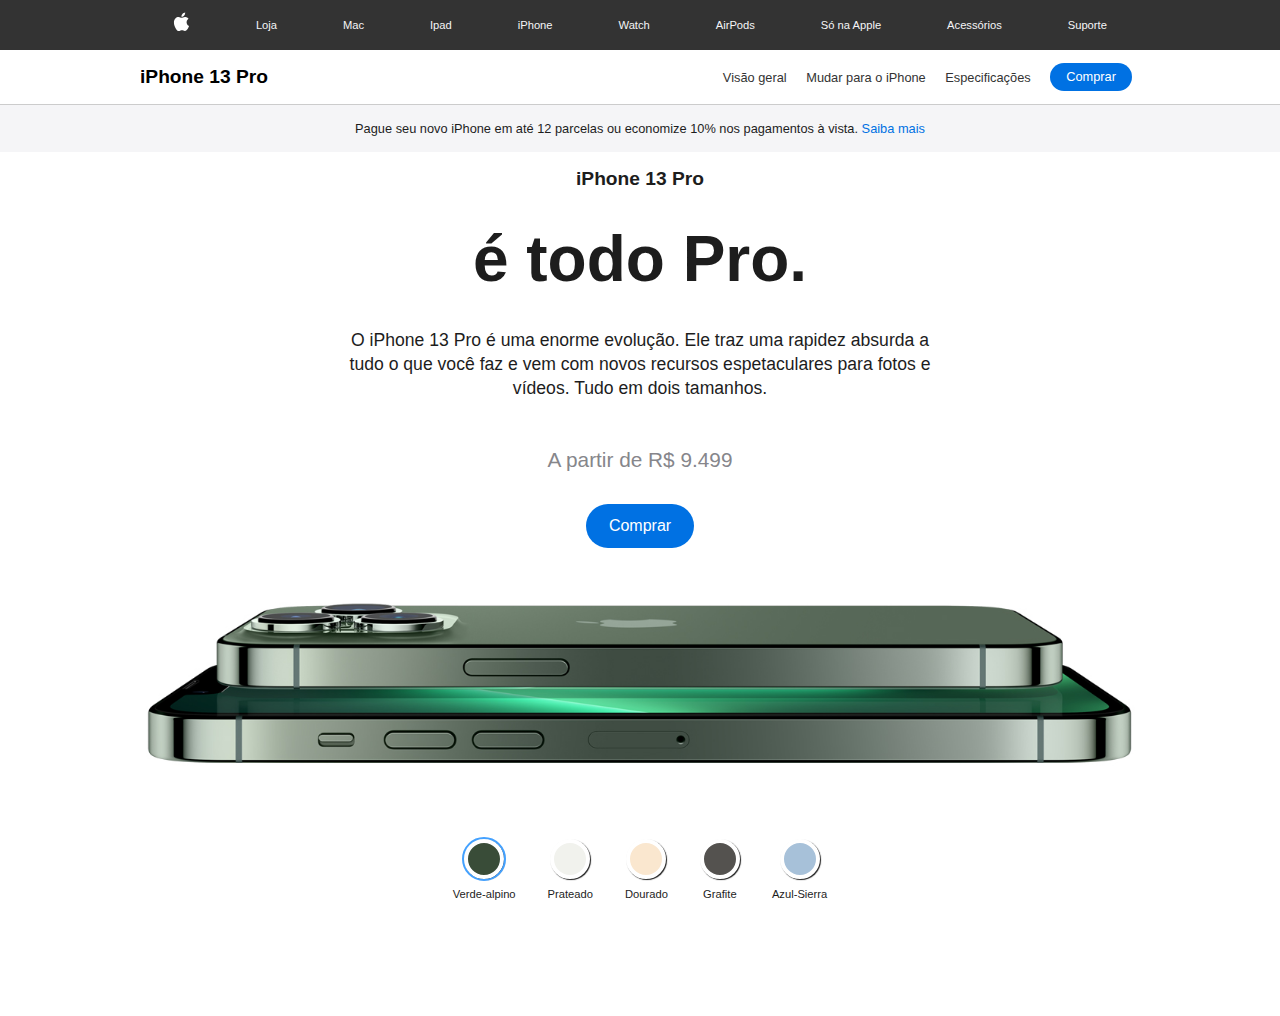
<file: index.html>
<!DOCTYPE html>
<html lang="pt-br">
<head>
    <meta charset="UTF-8">
    <meta name="viewport" content="width=device-width, initial-scale=1.0">
    <title>iPhone 13 Pro</title>
    <!--Estilos-->
    <link rel="stylesheet" href="css/styles.css">
    <link rel="stylesheet" href="css/media-query.css">
    
    <!--Scripts-->
    <script src="js/script.js" defer></script>
</head>
<body>
    <header>
        <nav>
            <ul id="navbar">
                <li id="logo">
                    <a href="#">
                        <img src="img/logo_apple.svg" alt="Apple Store">
                    </a>
                </li>
                <li>
                    <a href="#">Loja</a>
                </li>
                <li>
                    <a href="#">Mac</a>
                </li>
                <li>
                    <a href="#">Ipad</a>
                </li>
                <li>
                    <a href="#">iPhone</a>
                </li>
                <li>
                    <a href="#">Watch</a>
                </li>
                <li>
                    <a href="#">AirPods</a>
                </li>
                <li>
                    <a href="#">Só na Apple</a>
                </li>
                <li>
                    <a href="#">Acessórios</a>
                </li>
                <li>
                    <a href="#">Suporte</a>
                </li>
            </ul>
        </nav>
        <div id="bottom-header">
            <div id="bottom-header-inner">
                <h3>iPhone 13 Pro</h3>
                <div id="bottom-header-links">
                    <a href="#">Visão geral</a>
                    <a href="#">Mudar para o iPhone</a>
                    <a href="#">Especificações</a>
                    <a href="#" class="btn">Comprar</a>
                </div>
            </div>
        </div>
    </header>

    <div id="ribbon">
        <p>Pague seu novo iPhone em até 12 parcelas ou economize 10% nos pagamentos à vista. <a href="#">Saiba mais</a></p>
    </div>
    <main id="main-content">
        <h1 id="title">iPhone 13 Pro</h1>
        <p id="subtitle">é todo Pro.</p>
        <P id="description">O iPhone 13 Pro é uma enorme evolução. Ele traz uma rapidez absurda a tudo o que você faz e vem com novos recursos espetaculares para fotos e vídeos. Tudo em dois tamanhos.</P>
        <p id="price">A partir de R$ 9.499</p>
        <a href="#" class="btn">Comprar</a>
        <img src="img/iphone_green.jpg" alt="iPhone 13 Pro" id="product-image">
        <div id="image-picker">
            <ul>
                <li id="green">
                    <span class="color selected"></span>
                    <span class="description">Verde-alpino</span>
                </li>
                <li id="silver">
                    <span class="color"></span>
                    <span class="description">Prateado</span>
                </li>
                <li id="golden">
                    <span class="color"></span>
                    <span class="description">Dourado</span>
                </li>
                <li id="grafite">
                    <span class="color"></span>
                    <span class="description">Grafite</span>
                </li>
                <li id="blue">
                    <span class="color"></span>
                    <span class="description">Azul-Sierra</span>
                </li>
            </ul>
        </div>
    </main>
</body>
</html>
</file>
<file: css/styles.css>
/* Geral */
* {
    margin: 0;
    padding: 0;
    font-family: Verdana, Geneva, Tahoma, sans-serif;
}

ul {
    list-style: none;;
}

a {
    text-decoration: none;
}

/* Navbar */
header nav {
    background-color: #333;
}

#navbar {
    display: flex;
    justify-content: space-around;
    align-items: center;
    font-size: .7rem;
    padding: 0 1rem;
    max-width: 1000px;
    margin: 0 auto;
}

#navbar a {
    color: #f5f5f7;
    transition: .4s;
}

#navbar a:hover {
    color: #fff;
}

#bottom-header {
    font-size: .8rem;
    padding: 1rem;
    border-bottom: 1px solid #ccc;
}

#bottom-header h3 {
    font-size: 1.2rem;
}

#bottom-header a {
    color: #333;
}

#bottom-header-inner {
    max-width: 1000px;
    margin: 0 auto;
    display: flex;
    justify-content: space-between;
    align-items: center;
}

#bottom-header-inner a {
    margin: 0 0.5rem;
}

#bottom-header-inner .btn,
.btn {
    background-color: #0071e3;
    border-radius: 10rem;
    padding: 0.4rem 1rem;
    color: #fff;
}

/* Conteúdo */
#ribbon {
    text-align: center;
    padding: 1rem;
    background-color: #f5f5f7;
    color: #1d1d1d;
    font-size: 0.8rem;
}

#ribbon a {
    color: #0071e3;
}

#main-content {
    text-align: center;
    color: #1d1d1d;
    display: flex;
    flex-direction: column;
    justify-content: center;
}

#main-content #title {
    margin: 1rem;
    font-size: 1.2rem;
}

#main-content #subtitle {
    margin: 1rem;
    font-size: 4rem;
    font-weight: bold;
}

#main-content #description {
    max-width: 600px;
    margin: 1rem auto;
    font-size: 1.1rem;
    line-height: 1.5rem;
}

#main-content #price {
    font-size: 1.3rem;
    color: #86868b;
    margin: 2rem;
}

#main-content .btn {
    font: 1.1rem;
    padding: 0.8rem 1.4rem;
    align-self: center;
}

#main-content #product-image {
    max-width: 1000px;
    margin: 3rem auto;
    opacity: 1;
    transition: .5s;
}

#main-content #product-image.changing {
    opacity: 0.5;
}

#image-picker {
    margin-bottom: 100px;
}

#image-picker ul {
    display: flex;
    justify-content: center;
}

#image-picker li {
    margin: 1rem;
    display: flex;
    flex-direction: column;
    align-items: center;
    cursor: pointer;
}

#image-picker li .color {
    width: 2rem;
    height: 2rem;
    border-radius: 50%;
    box-shadow: 1px 1px 1px;
    border: 4px solid #fff;
    pointer-events: none;
}

#image-picker li .description {
    font-size: 0.7rem;
    color: #1d1d1d;
    margin-top: .6rem;
}

#green .color {
    background-color: #394c38;
}

#silver .color {
    background-color: #f1f2ed;
}

#golden .color {
    background-color: #fae7cf;
}

#grafite .color {
    background-color: #54524f;
}

#blue .color {
    background-color: #a7c1d9;
}

.selected {
    outline: 2px solid #43a1ff;
}
</file>
<file: css/media-query.css>
@media (max-width: 490px) {
    #navbar li {
        display: none;
    }

    #navbar #logo {
        display: flex;
    }

    #bottom-header-links a {
        display: none;
    }

    #bottom-header-links .btn {
        display: flex;
    }

    #main-content {
        padding: 2rem;
        overflow: hidden;
    }

    #main-content #subtitle {
        font-size: 3rem;
    }
}

@media (max-width: 680px) {
    #bottom-header-links a {
        display: none;
    }

    #bottom-header-links .btn {
        display: flex;
    }

    #main-content {
        padding: 2rem;
        overflow: hidden;
    }

}

@media (max-width: 1000px) {
    #main-content #product-image {
        max-width: 650px;
    }
}
</file>
